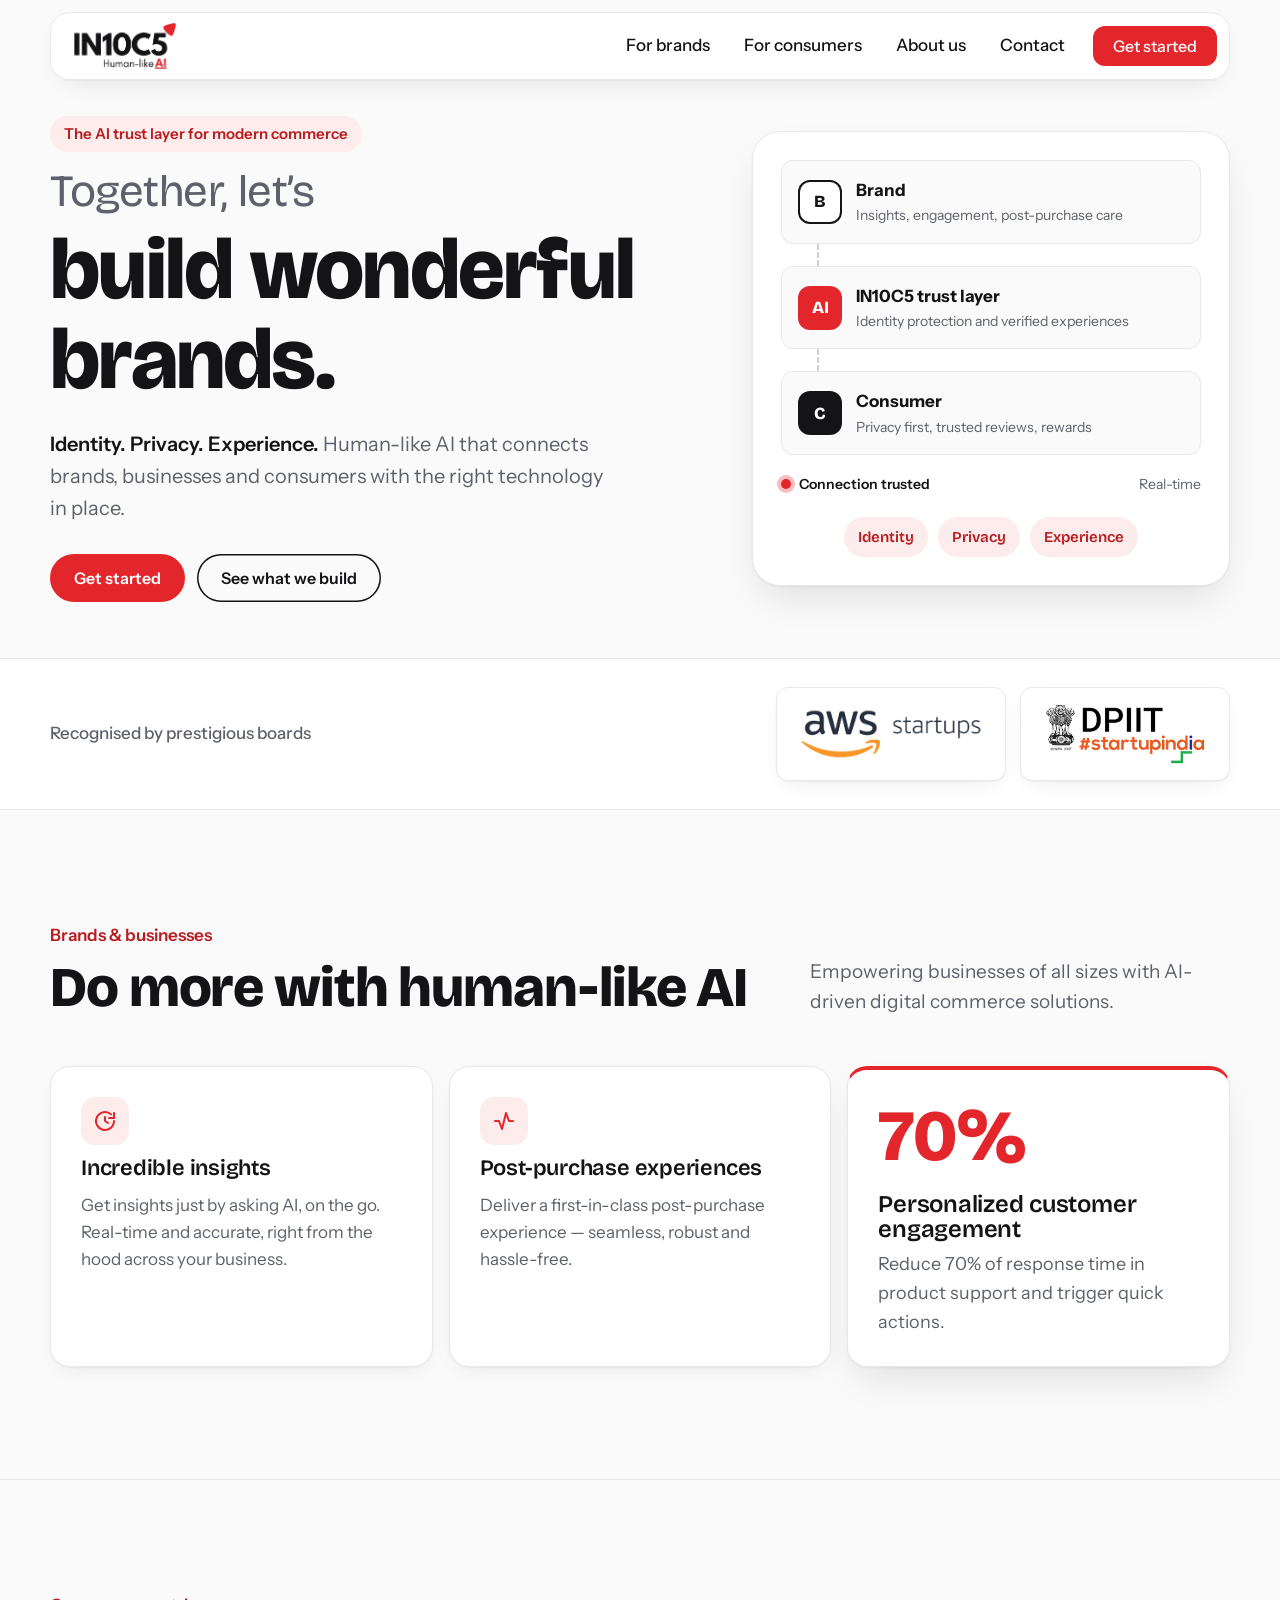
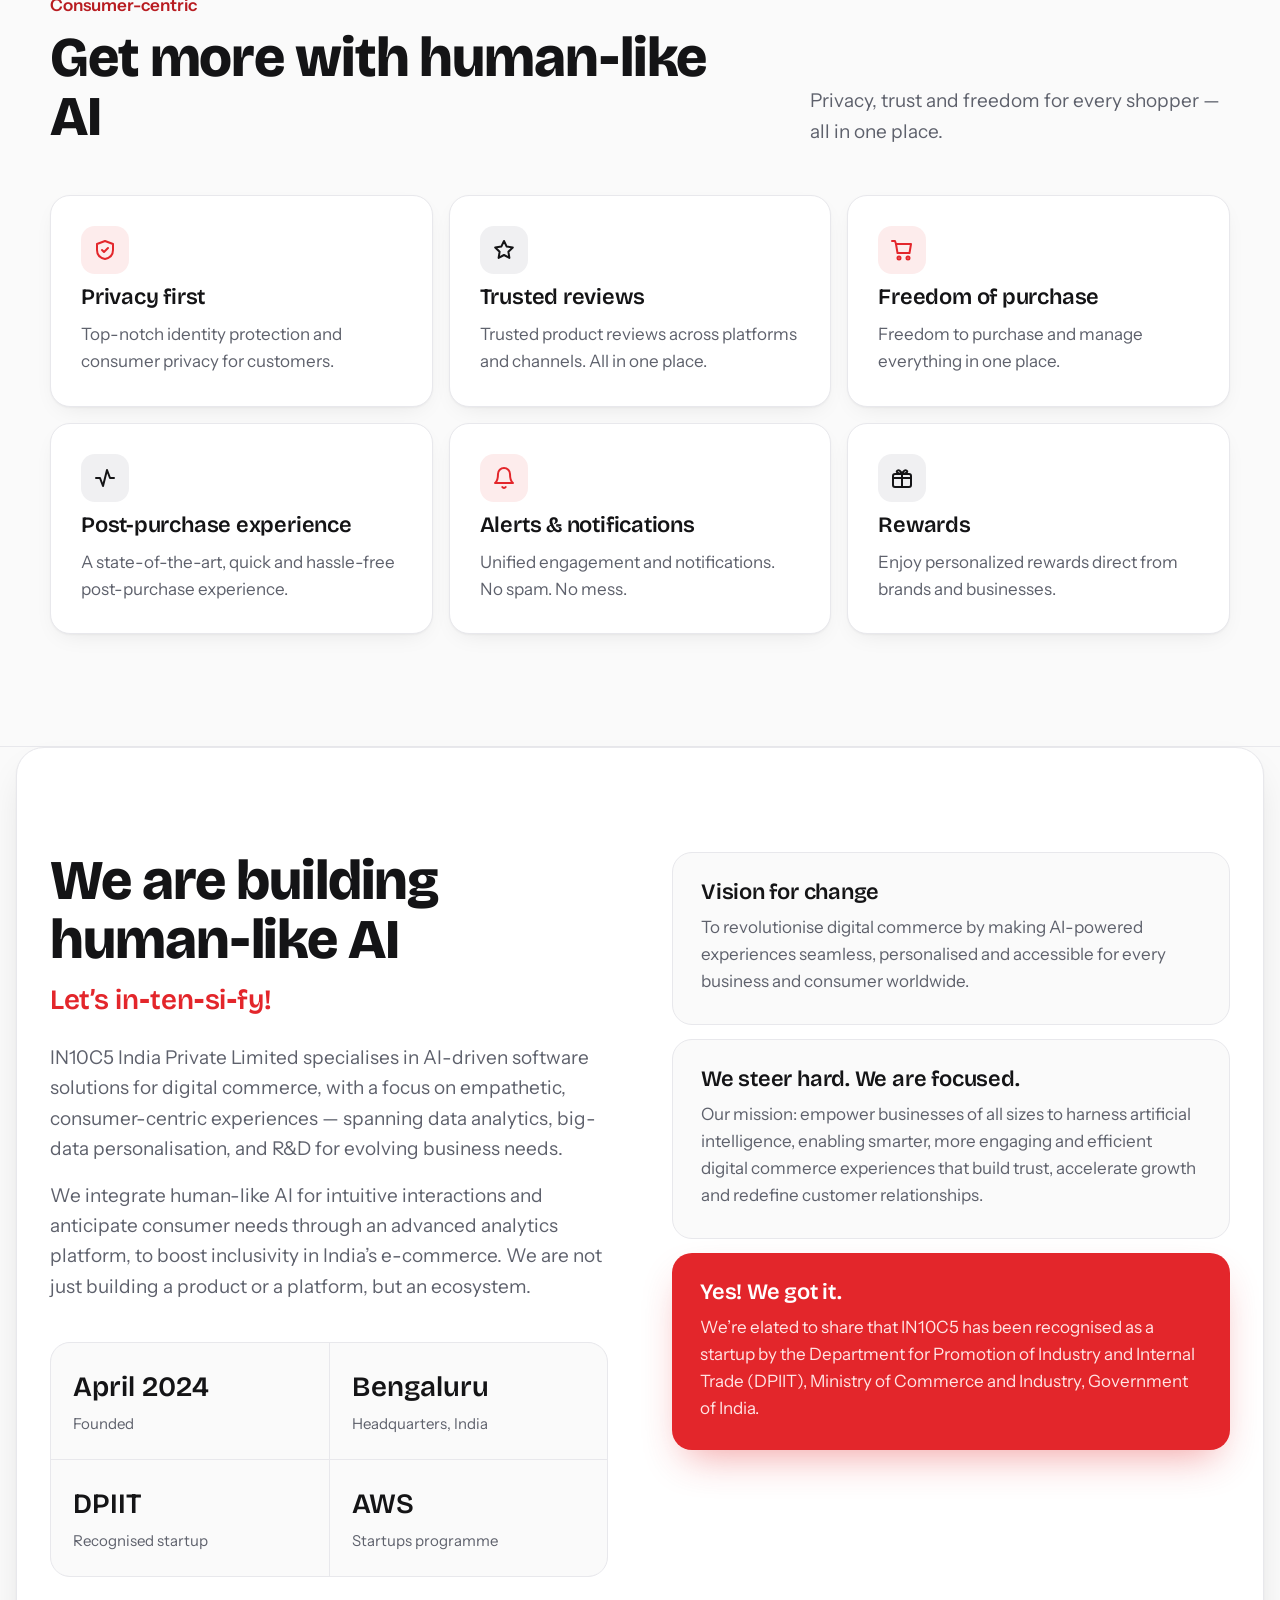
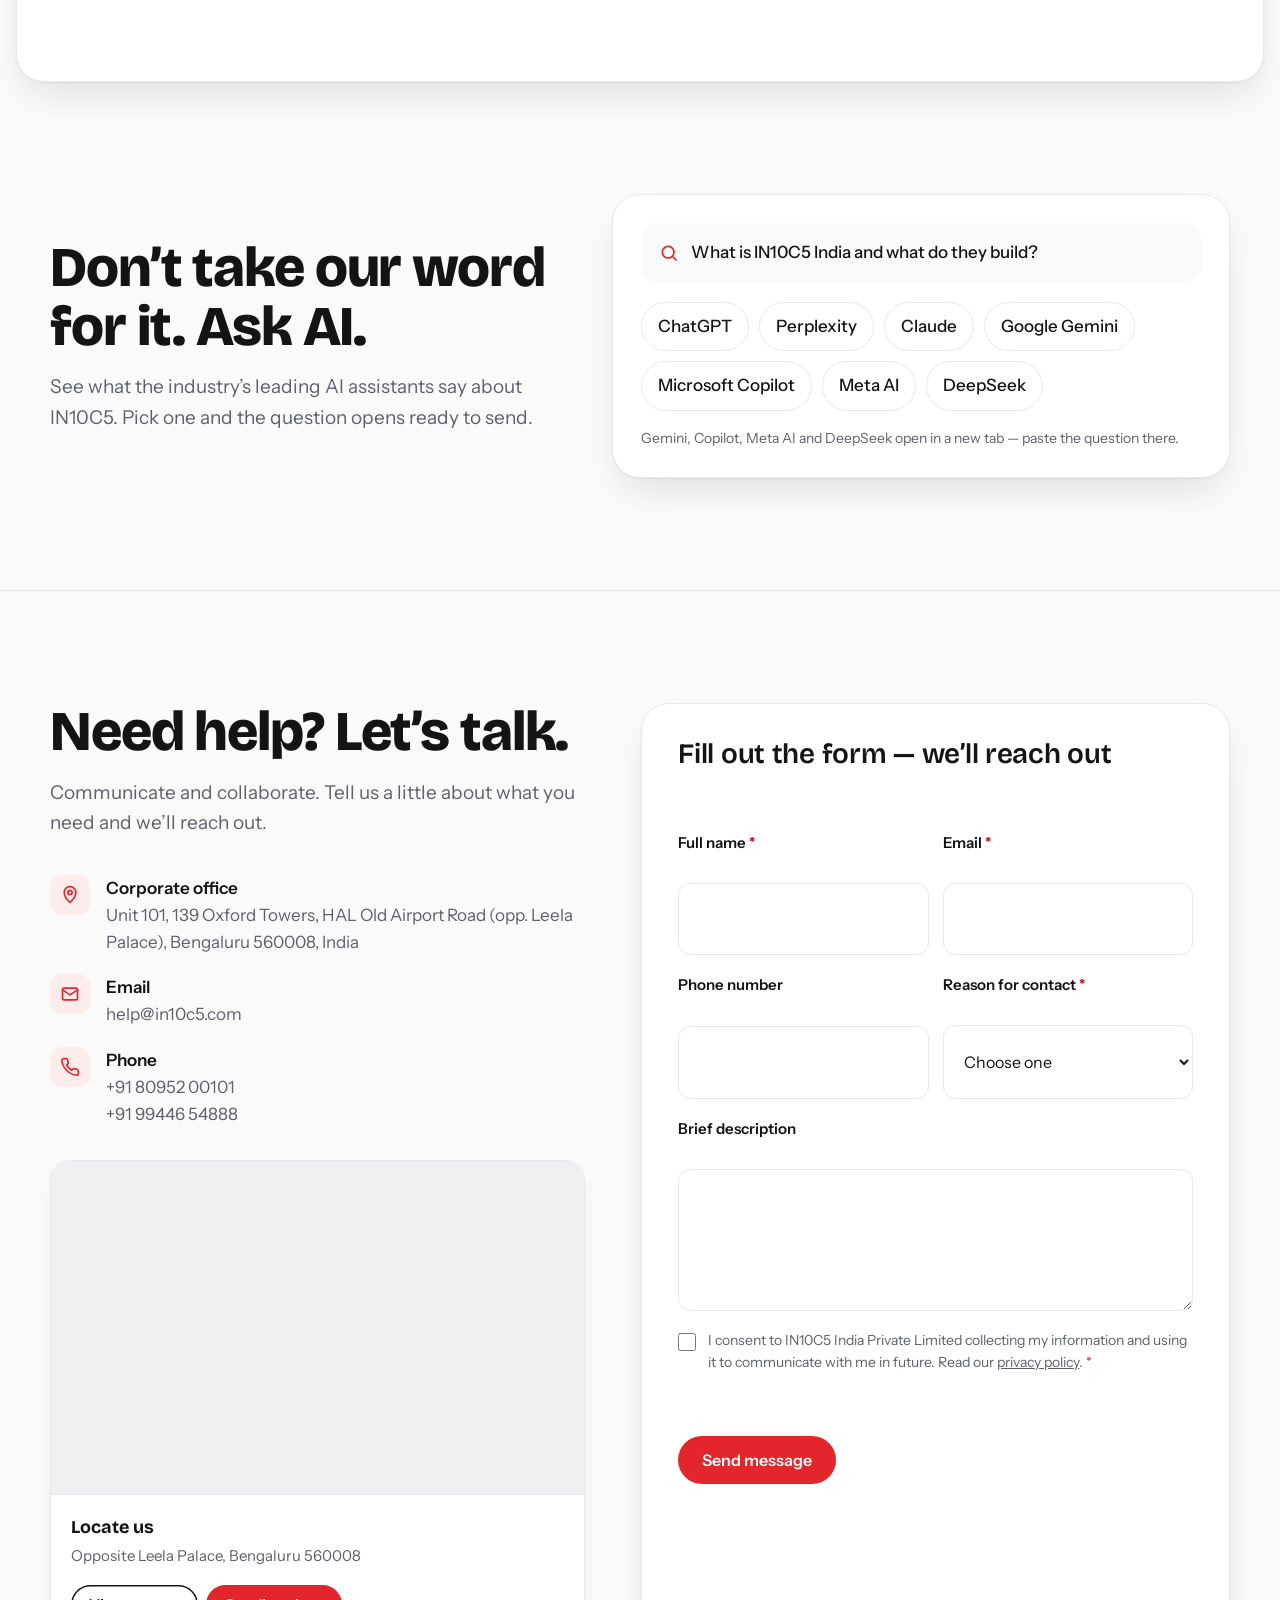
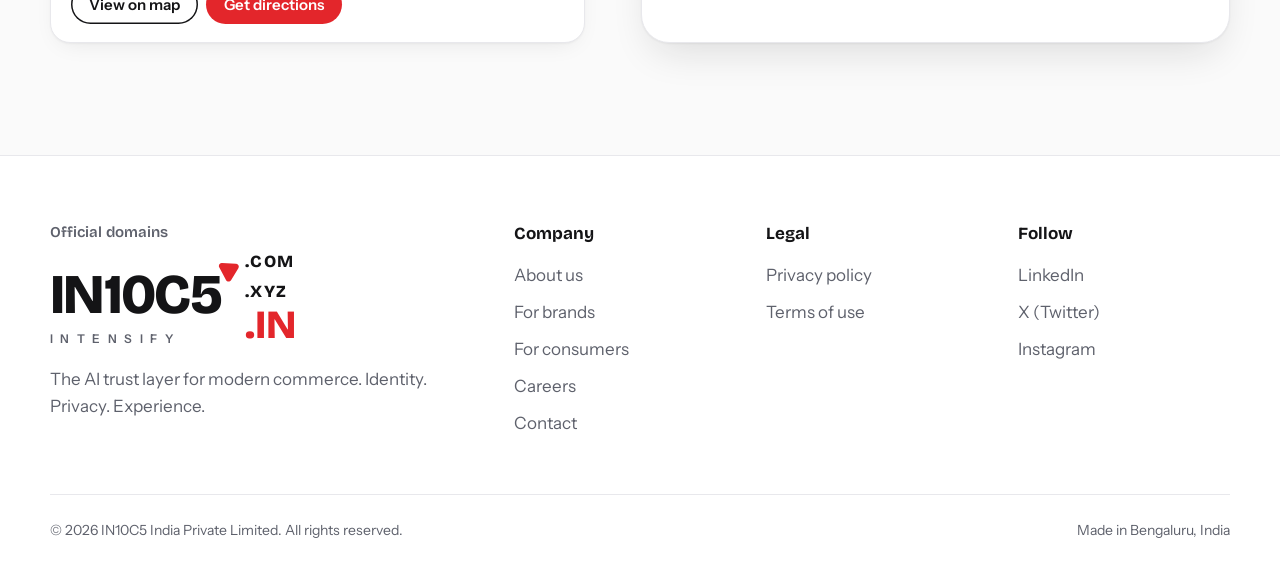
<file: home.html>
<!doctype html>
<html lang="en">
<head>
<meta charset="utf-8">
<meta name="viewport" content="width=device-width, initial-scale=1">
<title>IN10C5 — The AI trust layer for modern commerce</title>
<meta name="description" content="IN10C5 builds human-like AI for digital commerce: identity, privacy and post-purchase experience for brands, businesses and consumers. Bengaluru, India.">
<meta property="og:title" content="IN10C5 — The AI trust layer for modern commerce">
<meta property="og:description" content="Identity. Privacy. Experience. Human-like AI that connects brands, businesses and consumers.">
<link rel="preconnect" href="https://fonts.googleapis.com">
<link rel="preconnect" href="https://fonts.gstatic.com" crossorigin>
<link href="https://fonts.googleapis.com/css2?family=Bricolage+Grotesque:opsz,wght@12..96,400;12..96,600;12..96,800&family=Instrument+Sans:wght@400;500;600&display=swap" rel="stylesheet">
<style>
:root{
  --ink:#141416; --ink-2:#2A2A30; --slate:#5E616C; --paper:#FAFAFA; --card:#FFFFFF;
  --line:#E8E8EC; --red:#E3262B; --red-deep:#B81C21; --red-soft:#FDECEC; --grey-soft:#F0F0F2;
  --shadow:0 1px 2px rgba(20,20,22,.05),0 18px 40px -12px rgba(20,20,22,.14);--shadow-sm:0 1px 2px rgba(20,20,22,.04),0 8px 24px -10px rgba(20,20,22,.10);
  --radius-lg:28px; --radius-sm:12px;
  --display:"Bricolage Grotesque",system-ui,sans-serif; --body:"Instrument Sans",system-ui,sans-serif;
}
*{box-sizing:border-box;margin:0;padding:0}
html{scroll-behavior:smooth}
@media (prefers-reduced-motion:reduce){html{scroll-behavior:auto}*{animation:none!important;transition:none!important}}
body{background:var(--paper);color:var(--ink);font:400 17px/1.6 var(--body);-webkit-font-smoothing:antialiased}
a{color:inherit}
img{max-width:100%}
:focus-visible{outline:3px solid var(--red);outline-offset:3px;border-radius:6px}
.wrap{width:min(1180px,100% - 32px);margin-inline:auto}
h1,h2,h3{font-family:var(--display);line-height:1.05;letter-spacing:-.02em}
h2{font-size:clamp(34px,5vw,56px);font-weight:800}
h3{font-size:22px;font-weight:600;letter-spacing:-.01em}
.lede{color:var(--slate);font-size:19px;max-width:60ch}

/* Header */
header.site{position:sticky;top:0;z-index:20;padding:12px 0 0;background:transparent}
header.site > .wrap{background:rgba(255,255,255,.9);backdrop-filter:blur(14px);-webkit-backdrop-filter:blur(14px);border:1px solid var(--line);border-radius:20px;padding:0 12px 0 22px;box-shadow:0 1px 2px rgba(20,20,22,.04),0 10px 30px -16px rgba(20,20,22,.18);transition:box-shadow .25s}
header.site.scrolled > .wrap{box-shadow:0 1px 2px rgba(20,20,22,.05),0 16px 36px -14px rgba(20,20,22,.24)}
nav.main a{display:inline-flex;align-items:center}
header.site .wrap{display:flex;align-items:center;justify-content:space-between;height:68px}
.brand{display:inline-flex;align-items:center;text-decoration:none}
.brand img{height:48px;width:auto;display:block}
nav.main ul{display:flex;gap:6px;list-style:none;align-items:center}
nav.main a{text-decoration:none;padding:9px 14px;border-radius:12px;font-weight:500}
nav.main a:not(.btn):hover{background:var(--grey-soft);color:var(--red-deep)}
.btn{display:inline-flex;align-items:center;gap:8px;font:600 16px var(--body);padding:14px 24px;border-radius:999px;text-decoration:none;border:0;cursor:pointer}
.btn-primary{background:var(--red);color:#fff}
.btn-primary:hover{background:var(--red-deep)}
.btn-ghost{background:transparent;color:var(--ink);box-shadow:inset 0 0 0 1.5px var(--ink)}
.btn-ghost:hover{background:var(--card)}
nav.main .btn{padding:10px 20px;margin-left:8px}
.menu-toggle{background:none;border:0;cursor:pointer;padding:0}

/* Hero */
.hero{padding:36px 0 56px;position:relative;overflow:hidden}
.hero-grid{display:grid;grid-template-columns:1.15fr .85fr;gap:56px;align-items:center}
.hero .tag{display:inline-flex;gap:10px;align-items:center;font-weight:600;color:var(--red-deep);background:var(--red-soft);padding:6px 14px;border-radius:999px;font-size:15px;margin-bottom:16px}
.hero h1{font-size:clamp(44px,7vw,86px);font-weight:800}
.hero h1 .fixed{display:block;color:var(--slate);font-weight:400;font-size:.52em;letter-spacing:-.01em;margin-bottom:10px}
.rotator{display:grid}
.rotator span{grid-area:1/1;opacity:0;transform:translateY(.35em);transition:opacity .5s,transform .5s}
.rotator span.on{opacity:1;transform:none}
.rotator span:nth-child(odd){color:var(--ink)}
.rotator span:nth-child(even){color:var(--red)}
.hero .sub{margin:22px 0 30px;font-size:20px;color:var(--slate);max-width:44ch}
.hero .sub strong{color:var(--ink);font-weight:600}
.cta-row{display:flex;gap:12px;flex-wrap:wrap}

/* Trust handshake visual */
.handshake{background:var(--card);color:var(--ink);border:1px solid var(--line);box-shadow:var(--shadow);border-radius:var(--radius-lg);padding:28px;position:relative}
.handshake .row{display:flex;align-items:center;gap:14px;padding:16px;border-radius:var(--radius-sm);background:var(--paper);border:1px solid var(--line)}
.handshake .row + .row{margin-top:10px}
.handshake .ic{width:44px;height:44px;border-radius:12px;display:grid;place-items:center;flex:none;font-family:var(--display);font-weight:800}
.handshake .ic.g{background:#fff;box-shadow:inset 0 0 0 2px var(--ink)} .handshake .ic.y{background:var(--red);color:#fff} .handshake .ic.w{background:var(--ink);color:#fff}
.handshake small{display:block;color:var(--slate);font-size:14px}
.handshake .link{height:22px;margin-left:36px;border-left:2px dashed #CFCFD6}
.handshake .status{margin-top:18px;display:flex;justify-content:space-between;align-items:center;font-size:14px;color:var(--slate)}
.verified{display:inline-flex;align-items:center;gap:8px;color:var(--ink);font-weight:600}
.verified i{width:10px;height:10px;border-radius:50%;background:var(--red);box-shadow:0 0 0 4px rgba(227,38,43,.3)}
.pillars{display:flex;gap:10px;margin-top:22px;flex-wrap:wrap;justify-content:center}
.pillars span{font-family:var(--display);font-weight:600;font-size:15px;padding:8px 14px;border-radius:999px;background:var(--red-soft);color:var(--red-deep)}

/* Recognition strip */
.recog{border-block:1px solid var(--line);background:var(--card)}
.recog .wrap{display:flex;align-items:center;justify-content:space-between;gap:24px;padding:28px 0;flex-wrap:wrap}
.recog p{color:var(--slate);font-weight:500}
.badges{display:flex;gap:14px;flex-wrap:wrap}
.badge{display:flex;align-items:center;padding:14px 22px;border:1px solid var(--line);box-shadow:var(--shadow-sm);border-radius:var(--radius-sm);background:#fff}
.badge img{height:52px;width:auto;display:block}
.badge img.dpiit-logo{height:64px}
.badge b{font-family:var(--display);font-size:18px}
.badge small{display:block;color:var(--slate);font-size:13px;line-height:1.3}

/* Audience switcher */
section{padding:112px 0}
.section-head{display:flex;justify-content:space-between;align-items:end;gap:32px;flex-wrap:wrap;margin-bottom:48px}
.switch{display:inline-flex;background:var(--card);border:1px solid var(--line);border-radius:999px;padding:5px}
.switch button{font:600 16px var(--body);border:0;background:transparent;padding:12px 22px;border-radius:999px;cursor:pointer;color:var(--slate)}
.switch button[aria-selected="true"]{background:var(--ink);color:#fff;box-shadow:inset 0 -3px 0 var(--red)}
.panel{display:grid;grid-template-columns:repeat(12,1fr);gap:16px}
.panel[hidden]{display:none}
.feat{background:var(--card);border:1px solid var(--line);box-shadow:var(--shadow-sm);border-radius:20px;padding:30px;display:flex;flex-direction:column;gap:12px}
.feat p{color:var(--slate)}
.feat .mark{width:48px;height:48px;border-radius:14px;display:grid;place-items:center}
.feat .mark svg{width:24px;height:24px;stroke:currentColor;fill:none;stroke-width:2;stroke-linecap:round;stroke-linejoin:round}
.mark.g{background:var(--red-soft);color:var(--red)} .mark.y{background:var(--grey-soft);color:var(--ink)}
.feat.big{background:var(--card);color:var(--ink);border:1px solid var(--line);border-top:4px solid var(--red);box-shadow:var(--shadow);justify-content:space-between;min-height:300px}
.feat.big p{color:var(--slate);font-size:18px}
.feat.big h3{font-size:24px}
.feat.big .stat{font-family:var(--display);font-weight:800;font-size:72px;line-height:1;color:var(--red)}
.span-6{grid-column:span 6}.span-4{grid-column:span 4}.span-3{grid-column:span 3}
.kicker{color:var(--red-deep);font-weight:600;font-size:17px;margin-bottom:10px}
.consumers{background:var(--card);border-block:1px solid var(--line)}
.consumers{background:var(--paper)}
.consumers .feat{background:var(--card)}
.section-head .lede{max-width:38ch}
.panel-intro{grid-column:1/-1;margin-bottom:8px;color:var(--slate);font-size:19px}

/* About */
.about{background:var(--card);color:var(--ink);border:1px solid var(--line);box-shadow:var(--shadow);border-radius:var(--radius-lg);margin-inline:16px;padding:104px 0}
.about .lede{color:var(--slate)}
.about-grid{display:grid;grid-template-columns:1fr 1fr;gap:64px;align-items:start}
.about h2 .intensify{display:block;font-size:.5em;color:var(--red);font-weight:600;margin-top:16px;letter-spacing:-.01em}
.facts{display:grid;grid-template-columns:1fr 1fr;gap:1px;background:var(--line);border:1px solid var(--line);border-radius:20px;overflow:hidden;margin-top:40px}
.facts div{background:var(--paper);padding:22px}
.facts b{display:block;font-family:var(--display);font-size:28px;font-weight:600}
.facts span{color:var(--slate);font-size:15px}
.vm{display:grid;gap:14px}
.vm article{background:var(--paper);border:1px solid var(--line);border-radius:20px;padding:28px}
.vm h3{margin-bottom:10px}
.vm p{color:var(--slate)}
.vm article.dpiit{background:var(--red);color:#fff;border:0;box-shadow:0 18px 40px -14px rgba(227,38,43,.45)}
.vm article.dpiit p{color:#FFE4E4}

/* Ask AI */
.ask-grid{display:grid;grid-template-columns:.9fr 1.1fr;gap:56px;align-items:center}
.prompt-box{background:var(--card);border:1px solid var(--line);box-shadow:var(--shadow);border-radius:var(--radius-lg);padding:28px}
.prompt-box .q{display:flex;gap:12px;align-items:center;padding:16px 18px;background:var(--paper);border-radius:14px;font-weight:500}
.prompt-box .q svg{flex:none;width:20px;height:20px;stroke:var(--red);fill:none;stroke-width:2}
.ai-list{display:flex;flex-wrap:wrap;gap:10px;margin-top:20px}
.ai-list a{text-decoration:none;padding:10px 16px;border:1px solid var(--line);border-radius:999px;font-weight:500;background:var(--card)}
.ai-list a:hover{border-color:var(--red);color:var(--red-deep)}
.prompt-box .hint{margin-top:16px;font-size:14px;color:var(--slate)}

/* Contact */
.contact{background:var(--paper);border-top:1px solid var(--line)}
.contact-grid{display:grid;grid-template-columns:1fr 1.1fr;gap:56px}
.office{display:grid;gap:18px;margin-top:36px}
.office > div{display:flex;gap:16px}
.office .k{width:40px;height:40px;border-radius:12px;background:var(--red-soft);color:var(--red);display:grid;place-items:center;flex:none}
.office svg{width:20px;height:20px;stroke:currentColor;fill:none;stroke-width:2;stroke-linecap:round;stroke-linejoin:round}
.office b{display:block;font-weight:600}
.office a,.office address{color:var(--slate);font-style:normal;text-decoration:none}
.office a:hover{color:var(--ink);text-decoration:underline}
.locate{margin-top:32px;background:var(--card);border:1px solid var(--line);border-radius:20px;overflow:hidden;box-shadow:var(--shadow-sm)}
.locate-map{position:relative;aspect-ratio:16/10;background:var(--grey-soft)}
.locate-map iframe{position:absolute;inset:0;width:100%;height:100%;border:0;display:block}
.locate-body{display:flex;justify-content:space-between;align-items:center;gap:16px;padding:18px 20px;flex-wrap:wrap;border-top:1px solid var(--line)}
.locate-body b{display:block;font-family:var(--display);font-size:18px}
.locate-body span{color:var(--slate);font-size:15px}
.locate-actions{display:flex;gap:8px;flex-wrap:wrap}
.btn-sm{padding:10px 18px;font-size:15px}
form.contact-form{background:var(--card);border:1px solid var(--line);box-shadow:var(--shadow);border-radius:var(--radius-lg);padding:36px;display:grid;gap:18px}
form h3{font-size:28px}
.field{display:grid;gap:6px}
.field label{font-weight:600;font-size:15px}
.field label em{color:#B81C21;font-style:normal}
.field input,.field select,.field textarea{font:400 16px var(--body);padding:14px 16px;border:1.5px solid var(--line);border-radius:12px;background:var(--card);color:var(--ink);width:100%}
.field input:focus,.field select:focus,.field textarea:focus{outline:none;border-color:var(--ink)}
.field textarea{min-height:120px;resize:vertical}
.two{display:grid;grid-template-columns:1fr 1fr;gap:14px}
.consent{display:flex;gap:12px;align-items:flex-start;font-size:14px;color:var(--slate)}
.consent input{margin-top:4px;width:18px;height:18px;accent-color:var(--red);flex:none}
.form-note{font-size:14px;color:var(--red);font-weight:600;min-height:1.2em}

/* Footer */
footer{background:var(--card);color:var(--slate);border-top:1px solid var(--line);padding:64px 0 32px}
.foot-grid{display:flex;justify-content:space-between;gap:40px;flex-wrap:wrap}
footer .brand img{height:56px}
footer p.tagline{margin-top:14px;max-width:36ch}
footer ul{list-style:none;display:grid;gap:10px}
footer h4{font-family:var(--display);color:var(--ink);font-size:17px;margin-bottom:14px}
footer a{text-decoration:none} footer a:hover{color:var(--red-deep)}
.legal{margin-top:56px;padding-top:24px;border-top:1px solid var(--line);display:flex;justify-content:space-between;gap:16px;flex-wrap:wrap;font-size:14px}

/* Layout polish */
.section-head{display:grid;grid-template-columns:1fr minmax(0,420px);align-items:end;gap:24px 48px}
.section-head .lede{max-width:none;margin:0}
.feat.big{gap:20px}
.feat.big h3{margin-bottom:8px}
.menu-toggle{width:44px;height:44px;border-radius:12px;display:none;flex-direction:column;justify-content:center;align-items:center;gap:5px}
.menu-toggle span{width:20px;height:2px;background:var(--ink);border-radius:2px;transition:transform .2s,opacity .2s}
.menu-toggle[aria-expanded="true"] span:nth-child(1){transform:translateY(7px) rotate(45deg)}
.menu-toggle[aria-expanded="true"] span:nth-child(2){opacity:0}
.menu-toggle[aria-expanded="true"] span:nth-child(3){transform:translateY(-7px) rotate(-45deg)}
.foot-grid{display:grid;grid-template-columns:2fr 1fr 1fr 1fr;gap:40px}
.badge{justify-content:center}

/* Footer brand: official domains */
.foot-brand .dom-label{font-family:var(--display);font-weight:600;font-size:15px;color:var(--slate);margin-bottom:4px}
.dom-row{display:flex;align-items:flex-end;gap:14px}
.dom-word{position:relative;display:inline-block;cursor:default;font-family:var(--display);font-weight:800;font-size:56px;line-height:.9;letter-spacing:-.03em;color:var(--ink);text-decoration:none;padding-right:10px}
.dom-flag{position:absolute;top:-12px;right:-12px;width:26px;height:26px}
.dom-tag{margin-top:8px;font-weight:600;font-size:12px;letter-spacing:.62em;text-transform:uppercase;color:var(--slate)}
.dom-list{list-style:none;display:flex;flex-direction:column;align-items:flex-start;gap:2px;padding-bottom:2px}
.dom-list span{font-family:var(--display);font-weight:800;font-size:17px;line-height:1.15;letter-spacing:.08em;text-transform:uppercase;text-decoration:none;color:var(--ink)}
.dom-list .dom-in{font-size:40px;line-height:.9;letter-spacing:0;color:var(--red)}
footer .foot-brand p.tagline{margin-top:18px}
@media (max-width:420px){ .dom-word{font-size:46px} .dom-list .dom-in{font-size:34px} }

/* Large desktop */
@media (min-width:1440px){ .wrap{width:min(1240px,100% - 64px)} }
@media (min-width:1680px){ .wrap{width:min(1400px,100% - 96px)} .hero{padding:44px 0 64px} .hero h1{font-size:96px} .hero .sub{font-size:21px} .handshake{padding:32px} }

/* Laptop / small desktop */
@media (max-width:1100px){
  .hero-grid{gap:40px}
  .hero h1{font-size:clamp(44px,6.4vw,76px)}
  .about-grid,.contact-grid,.ask-grid{gap:40px}
}

/* Tablet */
@media (max-width:960px){
  section{padding:80px 0}
  .hero{padding:32px 0 52px}
  .hero-grid,.about-grid,.ask-grid,.contact-grid{grid-template-columns:1fr}
  .handshake{max-width:560px}
  .section-head{grid-template-columns:1fr;margin-bottom:36px}
  .panel .span-4{grid-column:span 6}
  #solutions .feat.big{grid-column:1/-1;min-height:auto}
  .about{margin-inline:16px;padding:72px 0}
  .foot-grid{grid-template-columns:1fr 1fr 1fr}
  .foot-grid > div:first-child{grid-column:1/-1}
}

/* Mobile */
@media (max-width:720px){
  .wrap{width:calc(100% - 32px)}
  header.site{padding-top:8px}
  header.site .wrap{height:60px;width:calc(100% - 16px);padding:0 6px 0 14px;border-radius:16px}
  .brand img{height:40px}
  .menu-toggle{display:flex}
  nav.main ul{display:none;position:absolute;top:calc(100% + 8px);left:8px;right:8px;flex-direction:column;align-items:stretch;gap:2px;background:#fff;padding:10px;border:1px solid var(--line);border-radius:16px;box-shadow:0 20px 40px -16px rgba(20,20,22,.25)}
  nav.main ul.open{display:flex}
  nav.main a{display:flex;padding:14px 12px;border-radius:12px}
  nav.main .btn{margin:8px 0 0;justify-content:center;padding:14px 20px}
  section{padding:64px 0}
  h2{font-size:clamp(30px,8.4vw,40px)}
  .lede{font-size:17px}
  .hero{padding:24px 0 44px}
  .hero .tag{font-size:14px;margin-bottom:20px}
  .hero h1{font-size:clamp(38px,11vw,52px)}
  .hero .sub{font-size:17px;margin:20px 0 28px}
  .cta-row .btn{flex:1 1 0;justify-content:center;padding:14px 16px}
  .handshake{padding:18px;border-radius:22px}
  .handshake .row{padding:12px}
  .handshake .link{margin-left:33px}
  .recog .wrap{flex-direction:column;align-items:stretch;gap:16px;padding:24px 0}
  .recog p{text-align:center}
  .badges{display:grid;grid-template-columns:1fr 1fr;gap:12px}
  .badge{padding:12px}
  .badge img{height:38px;max-width:100%;object-fit:contain}
  .badge img.dpiit-logo{height:46px}
  .panel{gap:12px}
  .panel .span-4,.panel .span-6{grid-column:1/-1}
  .feat{padding:22px;border-radius:18px}
  .feat.big .stat{font-size:60px}
  .about{margin-inline:8px;padding:56px 0;border-radius:22px}
  .facts{grid-template-columns:1fr 1fr;margin-top:28px}
  .facts div{padding:16px}
  .facts b{font-size:20px}
  .vm article{padding:22px}
  .prompt-box{padding:18px}
  .two{grid-template-columns:1fr}
  form.contact-form{padding:22px}
  form h3{font-size:24px}
  .locate-body{flex-direction:column;align-items:stretch}
  .locate-actions .btn{flex:1 1 0;justify-content:center}
  .foot-grid{grid-template-columns:1fr 1fr;gap:32px 24px}
  .legal{flex-direction:column;gap:6px;margin-top:40px}
}

/* Small phones */
@media (max-width:380px){
  .cta-row{flex-direction:column}
  .badges{grid-template-columns:1fr}
}
</style>
</head>
<body>

<header class="site">
  <div class="wrap">
    <a class="brand" href="#top" aria-label="IN10C5 home"><img src="[data-uri]" alt="IN10C5 — Human-like AI"></a>
    <nav class="main" aria-label="Main">
      <button class="menu-toggle" aria-expanded="false" aria-controls="nav-list" aria-label="Open menu"><span></span><span></span><span></span></button>
      <ul id="nav-list">
        <li><a href="#solutions">For brands</a></li>
        <li><a href="#consumers">For consumers</a></li>
        <li><a href="#about">About us</a></li>
                <li><a href="#contact">Contact</a></li>
        <li><a class="btn btn-primary" href="#contact">Get started</a></li>
      </ul>
    </nav>
  </div>
</header>

<main id="top">
  <!-- HERO -->
  <section class="hero" aria-labelledby="hero-title">
    <div class="wrap hero-grid">
      <div>
        <span class="tag">The AI trust layer for modern commerce</span>
        <h1 id="hero-title">
          <span class="fixed">Together, let’s</span>
          <span class="rotator" aria-live="polite">
            <span class="on">build wonderful brands.</span>
            <span>protect our privacy.</span>
            <span>build trust, win hearts.</span>
            <span>redefine shopping.</span>
            <span>build an ecosystem.</span>
            <span>secure commerce.</span>
          </span>
        </h1>
        <p class="sub"><strong>Identity. Privacy. Experience.</strong> Human-like AI that connects brands, businesses and consumers with the right technology in place.</p>
        <div class="cta-row">
          <a class="btn btn-primary" href="#contact">Get started</a>
          <a class="btn btn-ghost" href="#solutions">See what we build</a>
        </div>
      </div>

      <div class="handshake" aria-label="How IN10C5 connects brands and consumers">
        <div class="row"><div class="ic g">B</div><div><b>Brand</b><small>Insights, engagement, post-purchase care</small></div></div>
        <div class="link" aria-hidden="true"></div>
        <div class="row"><div class="ic y">AI</div><div><b>IN10C5 trust layer</b><small>Identity protection and verified experiences</small></div></div>
        <div class="link" aria-hidden="true"></div>
        <div class="row"><div class="ic w">C</div><div><b>Consumer</b><small>Privacy first, trusted reviews, rewards</small></div></div>
        <div class="status"><span class="verified"><i></i>Connection trusted</span><span>Real-time</span></div>
        <div class="pillars"><span>Identity</span><span>Privacy</span><span>Experience</span></div>
      </div>
    </div>
  </section>

  <!-- RECOGNITION -->
  <div class="recog">
    <div class="wrap">
      <p>Recognised by prestigious boards</p>
      <div class="badges">
        <div class="badge"><img src="[data-uri]" alt="AWS Startups"></div>
        <div class="badge"><img class="dpiit-logo" src="[data-uri]" alt="DPIIT #startupindia — recognised startup, Government of India"></div>
      </div>
    </div>
  </div>

  <!-- SOLUTIONS: BRANDS -->
  <section id="solutions" aria-labelledby="sol-title">
    <div class="wrap">
      <div class="section-head">
        <div>
          <p class="kicker">Brands &amp; businesses</p>
          <h2 id="sol-title">Do more with human‑like AI</h2>
        </div>
        <p class="lede">Empowering businesses of all sizes with AI-driven digital commerce solutions.</p>
      </div>
      <div class="panel">
        <article class="feat span-4">
          <div class="mark g"><svg viewBox="0 0 24 24"><path d="M21 12a9 9 0 1 1-3-6.7"/><path d="M21 4v5h-5"/><path d="M12 8v4l3 2"/></svg></div>
          <h3>Incredible insights</h3>
          <p>Get insights just by asking AI, on the go. Real-time and accurate, right from the hood across your business.</p>
        </article>
        <article class="feat span-4">
          <div class="mark g"><svg viewBox="0 0 24 24"><path d="M3 12h4l3 8 4-16 3 8h4"/></svg></div>
          <h3>Post-purchase experiences</h3>
          <p>Deliver a first-in-class post-purchase experience — seamless, robust and hassle-free.</p>
        </article>
        <article class="feat big span-4">
          <div class="stat">70%</div>
          <div>
            <h3>Personalized customer engagement</h3>
            <p>Reduce 70% of response time in product support and trigger quick actions.</p>
          </div>
        </article>
      </div>
    </div>
  </section>

  <!-- SOLUTIONS: CONSUMERS -->
  <section id="consumers" class="consumers" aria-labelledby="con-title">
    <div class="wrap">
      <div class="section-head">
        <div>
          <p class="kicker">Consumer-centric</p>
          <h2 id="con-title">Get more with human‑like AI</h2>
        </div>
        <p class="lede">Privacy, trust and freedom for every shopper — all in one place.</p>
      </div>
      <div class="panel">
        <article class="feat span-4">
          <div class="mark g"><svg viewBox="0 0 24 24"><path d="M12 3l8 3v6c0 5-3.5 8-8 9-4.5-1-8-4-8-9V6l8-3z"/><path d="M9 12l2 2 4-4"/></svg></div>
          <h3>Privacy first</h3>
          <p>Top-notch identity protection and consumer privacy for customers.</p>
        </article>
        <article class="feat span-4">
          <div class="mark y"><svg viewBox="0 0 24 24"><path d="M12 3l2.7 5.6 6.1.9-4.4 4.3 1 6.1L12 17l-5.4 2.9 1-6.1-4.4-4.3 6.1-.9L12 3z"/></svg></div>
          <h3>Trusted reviews</h3>
          <p>Trusted product reviews across platforms and channels. All in one place.</p>
        </article>
        <article class="feat span-4">
          <div class="mark g"><svg viewBox="0 0 24 24"><path d="M6 6h15l-1.5 9h-12z"/><path d="M6 6L5 3H2"/><circle cx="9" cy="20" r="1.5"/><circle cx="18" cy="20" r="1.5"/></svg></div>
          <h3>Freedom of purchase</h3>
          <p>Freedom to purchase and manage everything in one place.</p>
        </article>
        <article class="feat span-4">
          <div class="mark y"><svg viewBox="0 0 24 24"><path d="M3 12h4l3 8 4-16 3 8h4"/></svg></div>
          <h3>Post-purchase experience</h3>
          <p>A state-of-the-art, quick and hassle-free post-purchase experience.</p>
        </article>
        <article class="feat span-4">
          <div class="mark g"><svg viewBox="0 0 24 24"><path d="M18 8a6 6 0 1 0-12 0c0 7-3 9-3 9h18s-3-2-3-9"/><path d="M13.7 21a2 2 0 0 1-3.4 0"/></svg></div>
          <h3>Alerts &amp; notifications</h3>
          <p>Unified engagement and notifications. No spam. No mess.</p>
        </article>
        <article class="feat span-4">
          <div class="mark y"><svg viewBox="0 0 24 24"><rect x="3" y="8" width="18" height="13" rx="2"/><path d="M12 8v13M3 12h18"/><path d="M12 8S10 3 7.5 4.5 9 8 12 8zm0 0s2-5 4.5-3.5S15 8 12 8z"/></svg></div>
          <h3>Rewards</h3>
          <p>Enjoy personalized rewards direct from brands and businesses.</p>
        </article>
      </div>
    </div>
  </section>

  <!-- ABOUT -->
  <section class="about" id="about" aria-labelledby="about-title">
    <div class="wrap about-grid">
      <div>
        <h2 id="about-title">We are building human‑like AI<span class="intensify">Let’s in‑ten‑si‑fy!</span></h2>
        <p class="lede" style="margin-top:28px">IN10C5 India Private Limited specialises in AI-driven software solutions for digital commerce, with a focus on empathetic, consumer-centric experiences — spanning data analytics, big-data personalisation, and R&amp;D for evolving business needs.</p>
        <p class="lede" style="margin-top:16px">We integrate human-like AI for intuitive interactions and anticipate consumer needs through an advanced analytics platform, to boost inclusivity in India’s e-commerce. We are not just building a product or a platform, but an ecosystem.</p>
        <div class="facts">
          <div><b>April 2024</b><span>Founded</span></div>
          <div><b>Bengaluru</b><span>Headquarters, India</span></div>
          <div><b>DPIIT</b><span>Recognised startup</span></div>
          <div><b>AWS</b><span>Startups programme</span></div>
        </div>
      </div>
      <div class="vm">
        <article>
          <h3>Vision for change</h3>
          <p>To revolutionise digital commerce by making AI-powered experiences seamless, personalised and accessible for every business and consumer worldwide.</p>
        </article>
        <article>
          <h3>We steer hard. We are focused.</h3>
          <p>Our mission: empower businesses of all sizes to harness artificial intelligence, enabling smarter, more engaging and efficient digital commerce experiences that build trust, accelerate growth and redefine customer relationships.</p>
        </article>
        <article class="dpiit">
          <h3>Yes! We got it.</h3>
          <p>We’re elated to share that IN10C5 has been recognised as a startup by the Department for Promotion of Industry and Internal Trade (DPIIT), Ministry of Commerce and Industry, Government of India.</p>
        </article>
      </div>
    </div>
  </section>

  <!-- ASK AI -->
  <section id="ask-ai" aria-labelledby="ask-title">
    <div class="wrap ask-grid">
      <div>
        <h2 id="ask-title">Don’t take our word for it. Ask AI.</h2>
        <p class="lede" style="margin-top:16px">See what the industry’s leading AI assistants say about IN10C5. Pick one and the question opens ready to send.</p>
      </div>
      <div class="prompt-box">
        <div class="q"><svg viewBox="0 0 24 24"><circle cx="11" cy="11" r="7"/><path d="M21 21l-4.3-4.3"/></svg><span id="ai-q">What is IN10C5 India and what do they build?</span></div>
        <div class="ai-list">
          <a data-ai="chatgpt" href="#" target="_blank" rel="noopener">ChatGPT</a>
          <a data-ai="perplexity" href="#" target="_blank" rel="noopener">Perplexity</a>
          <a data-ai="claude" href="#" target="_blank" rel="noopener">Claude</a>
          <a data-ai="gemini" href="https://gemini.google.com/" target="_blank" rel="noopener">Google Gemini</a>
          <a data-ai="copilot" href="https://copilot.microsoft.com/" target="_blank" rel="noopener">Microsoft Copilot</a>
          <a data-ai="meta" href="https://www.meta.ai/" target="_blank" rel="noopener">Meta AI</a>
          <a data-ai="deepseek" href="https://chat.deepseek.com/" target="_blank" rel="noopener">DeepSeek</a>
        </div>
        <p class="hint">Gemini, Copilot, Meta AI and DeepSeek open in a new tab — paste the question there.</p>
      </div>
    </div>
  </section>

  <!-- CONTACT -->
  <section class="contact" id="contact" aria-labelledby="contact-title">
    <div class="wrap contact-grid">
      <div>
        <h2 id="contact-title">Need help? Let’s talk.</h2>
        <p class="lede" style="margin-top:16px">Communicate and collaborate. Tell us a little about what you need and we’ll reach out.</p>
        <div class="office">
          <div><span class="k"><svg viewBox="0 0 24 24"><path d="M12 21s-7-6.2-7-12a7 7 0 0 1 14 0c0 5.8-7 12-7 12z"/><circle cx="12" cy="9" r="2.5"/></svg></span>
            <div><b>Corporate office</b><address>Unit 101, 139 Oxford Towers, HAL Old Airport Road (opp. Leela Palace), Bengaluru 560008, India</address></div></div>
          <div><span class="k"><svg viewBox="0 0 24 24"><rect x="3" y="5" width="18" height="14" rx="2"/><path d="M3 7l9 6 9-6"/></svg></span>
            <div><b>Email</b><a href="mailto:help@in10c5.com">help@in10c5.com</a></div></div>
          <div><span class="k"><svg viewBox="0 0 24 24"><path d="M22 16.9v3a2 2 0 0 1-2.2 2 19.8 19.8 0 0 1-8.6-3.1 19.5 19.5 0 0 1-6-6A19.8 19.8 0 0 1 2.1 4.2 2 2 0 0 1 4.1 2h3a2 2 0 0 1 2 1.7c.1.9.4 1.8.7 2.7a2 2 0 0 1-.5 2.1L8 9.8a16 16 0 0 0 6 6l1.3-1.3a2 2 0 0 1 2.1-.5c.9.3 1.8.6 2.7.7a2 2 0 0 1 1.7 2z"/></svg></span>
            <div><b>Phone</b><a href="tel:+918095200101">+91 80952 00101</a><br><a href="tel:+919944654888">+91 99446 54888</a></div></div>
        </div>
        <div class="locate">
          <div class="locate-map">
            <iframe src="https://www.google.com/maps/embed?pb=!1m18!1m12!1m3!1d2931.337120446542!2d77.64441967352518!3d12.959149015154518!2m3!1f0!2f0!3f0!3m2!1i1024!2i768!4f13.1!3m3!1m2!1s0x3bae155022a341cb%3A0xcf8daeb77c995440!2sIN10C5%20INDIA%20PRIVATE%20LIMITED!5e1!3m2!1sen!2sae!4v1793820799535!5m2!1sen!2sae" title="IN10C5 India Private Limited on Google Maps" allowfullscreen loading="lazy" referrerpolicy="strict-origin-when-cross-origin"></iframe>
          </div>
          <div class="locate-body">
            <div><b>Locate us</b><span>Opposite Leela Palace, Bengaluru 560008</span></div>
            <div class="locate-actions">
              <a class="btn btn-ghost btn-sm" href="https://www.google.com/maps/search/?api=1&query=IN10C5+India+Private+Limited+Oxford+Towers+HAL+Old+Airport+Road+Bengaluru" target="_blank" rel="noopener">View on map</a>
              <a class="btn btn-primary btn-sm" href="https://www.google.com/maps/dir/?api=1&destination=Oxford+Towers+HAL+Old+Airport+Road+Bengaluru+560008" target="_blank" rel="noopener">Get directions</a>
            </div>
          </div>
        </div>
      </div>

      <form class="contact-form" id="contact-form" novalidate>
        <h3>Fill out the form — we’ll reach out</h3>
        <div class="two">
          <div class="field"><label for="f-name">Full name <em>*</em></label><input id="f-name" name="name" required autocomplete="name"></div>
          <div class="field"><label for="f-email">Email <em>*</em></label><input id="f-email" name="email" type="email" required autocomplete="email"></div>
        </div>
        <div class="two">
          <div class="field"><label for="f-phone">Phone number</label><input id="f-phone" name="phone" type="tel" autocomplete="tel"></div>
          <div class="field"><label for="f-reason">Reason for contact <em>*</em></label>
            <select id="f-reason" name="reason" required>
              <option value="">Choose one</option>
              <option>General enquiry</option><option>Careers</option><option>Investor relations</option><option>Event organising</option><option>Others</option>
            </select></div>
        </div>
        <div class="field"><label for="f-msg">Brief description</label><textarea id="f-msg" name="message"></textarea></div>
        <label class="consent"><input type="checkbox" id="f-consent" required><span>I consent to IN10C5 India Private Limited collecting my information and using it to communicate with me in future. Read our <a href="https://in10c5.com/privacy-policy/" target="_blank" rel="noopener">privacy policy</a>. <em style="color:#B81C21;font-style:normal">*</em></span></label>
        <div><button class="btn btn-primary" type="submit">Send message</button></div>
        <p class="form-note" id="form-note" role="status"></p>
      </form>
    </div>
  </section>
</main>

<footer>
  <div class="wrap">
    <div class="foot-grid">
      <div class="foot-brand">
        <p class="dom-label">Official domains</p>
        <div class="dom-row">
          <div>
            <span class="dom-word">IN10C5<svg class="dom-flag" viewBox="0 0 20 20" aria-hidden="true"><path d="M4 3.6c0-1.7 1.9-2.8 3.4-1.9l9.3 5.5c1.5.9 1.5 3 0 3.9L7.4 16.6C5.9 17.5 4 16.4 4 14.7z" fill="#E3262B" transform="rotate(-28 10 10)"/></svg></span>
            <div class="dom-tag">Intensify</div>
          </div>
          <ul class="dom-list" aria-label="Official domains">
            <li><span>.com</span></li>
            <li><span>.xyz</span></li>
            <li><span class="dom-in">.in</span></li>
          </ul>
        </div>
        <p class="tagline">The AI trust layer for modern commerce. Identity. Privacy. Experience.</p>
      </div>
      <div><h4>Company</h4><ul><li><a href="#about">About us</a></li><li><a href="#solutions">For brands</a></li>
        <li><a href="#consumers">For consumers</a></li><li><a href="#contact">Careers</a></li><li><a href="#contact">Contact</a></li></ul></div>
      <div><h4>Legal</h4><ul><li><a href="https://in10c5.com/privacy-policy/">Privacy policy</a></li><li><a href="#">Terms of use</a></li></ul></div>
      <div><h4>Follow</h4><ul><li><a href="https://in.linkedin.com/company/in10c5-india" target="_blank" rel="noopener">LinkedIn</a></li><li><a href="https://x.com/in10c5india" target="_blank" rel="noopener">X (Twitter)</a></li><li><a href="https://www.instagram.com/in10c5_india" target="_blank" rel="noopener">Instagram</a></li></ul></div>
    </div>
    <div class="legal"><span>© 2026 IN10C5 India Private Limited. All rights reserved.</span><span>Made in Bengaluru, India</span></div>
  </div>
</footer>

<script>
// Header shadow on scroll
(function(){const h=document.querySelector('header.site');const f=()=>h.classList.toggle('scrolled',scrollY>8);f();addEventListener('scroll',f,{passive:true});})();

// Hero rotator
(function(){
  const items=[...document.querySelectorAll('.rotator span')];
  if(matchMedia('(prefers-reduced-motion: reduce)').matches) return;
  let i=0;
  setInterval(()=>{items[i].classList.remove('on');i=(i+1)%items.length;items[i].classList.add('on');},2600);
})();

// Mobile menu
(function(){
  const t=document.querySelector('.menu-toggle'),l=document.getElementById('nav-list');
  t.addEventListener('click',()=>{const o=l.classList.toggle('open');t.setAttribute('aria-expanded',o);t.setAttribute('aria-label',o?'Close menu':'Open menu');});
  l.addEventListener('click',e=>{if(e.target.tagName==='A'){l.classList.remove('open');t.setAttribute('aria-expanded',false);}});
})();

// Ask AI links
(function(){
  const q=encodeURIComponent(document.getElementById('ai-q').textContent);
  const map={chatgpt:'https://chatgpt.com/?q='+q,perplexity:'https://www.perplexity.ai/search?q='+q,claude:'https://claude.ai/new?q='+q};
  document.querySelectorAll('[data-ai]').forEach(a=>{if(map[a.dataset.ai]) a.href=map[a.dataset.ai];});
})();

// Contact form → opens email with details
(function(){
  const f=document.getElementById('contact-form'),note=document.getElementById('form-note');
  f.addEventListener('submit',e=>{
    e.preventDefault();
    const name=f.name.value.trim(),email=f.email.value.trim(),reason=f.reason.value,consent=document.getElementById('f-consent').checked;
    if(!name||!email||!/^\S+@\S+\.\S+$/.test(email)||!reason||!consent){
      note.style.color='#B81C21';
      note.textContent='Add your name, a valid email, a reason for contact, and tick the consent box to send.';
      return;
    }
    const body=`Name: ${name}\nEmail: ${email}\nPhone: ${f.phone.value}\nReason: ${reason}\n\n${f.message.value}`;
    location.href=`mailto:help@in10c5.com?subject=${encodeURIComponent(reason+' — '+name)}&body=${encodeURIComponent(body)}`;
    note.style.color='';
    note.textContent='Your email app is opening with the message ready to send.';
  });
})();
</script>
</body>
</html>
</file>
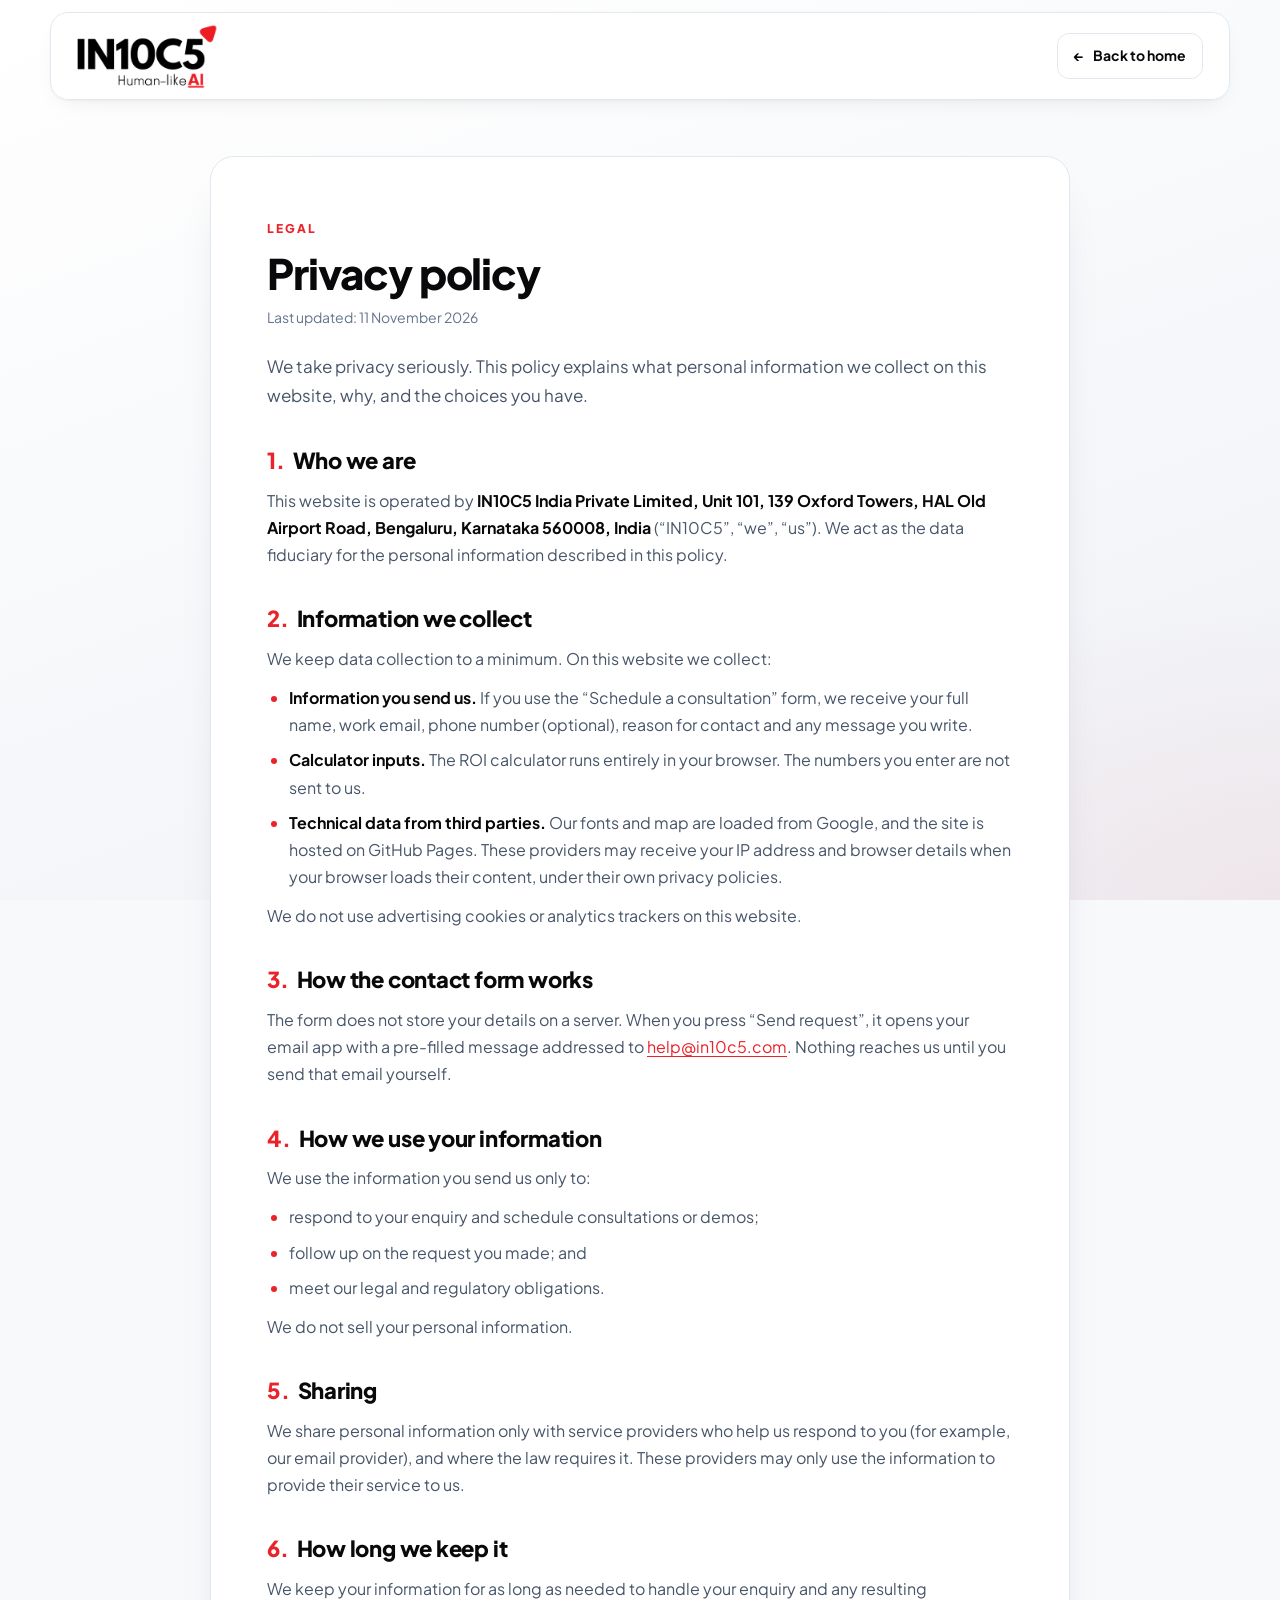
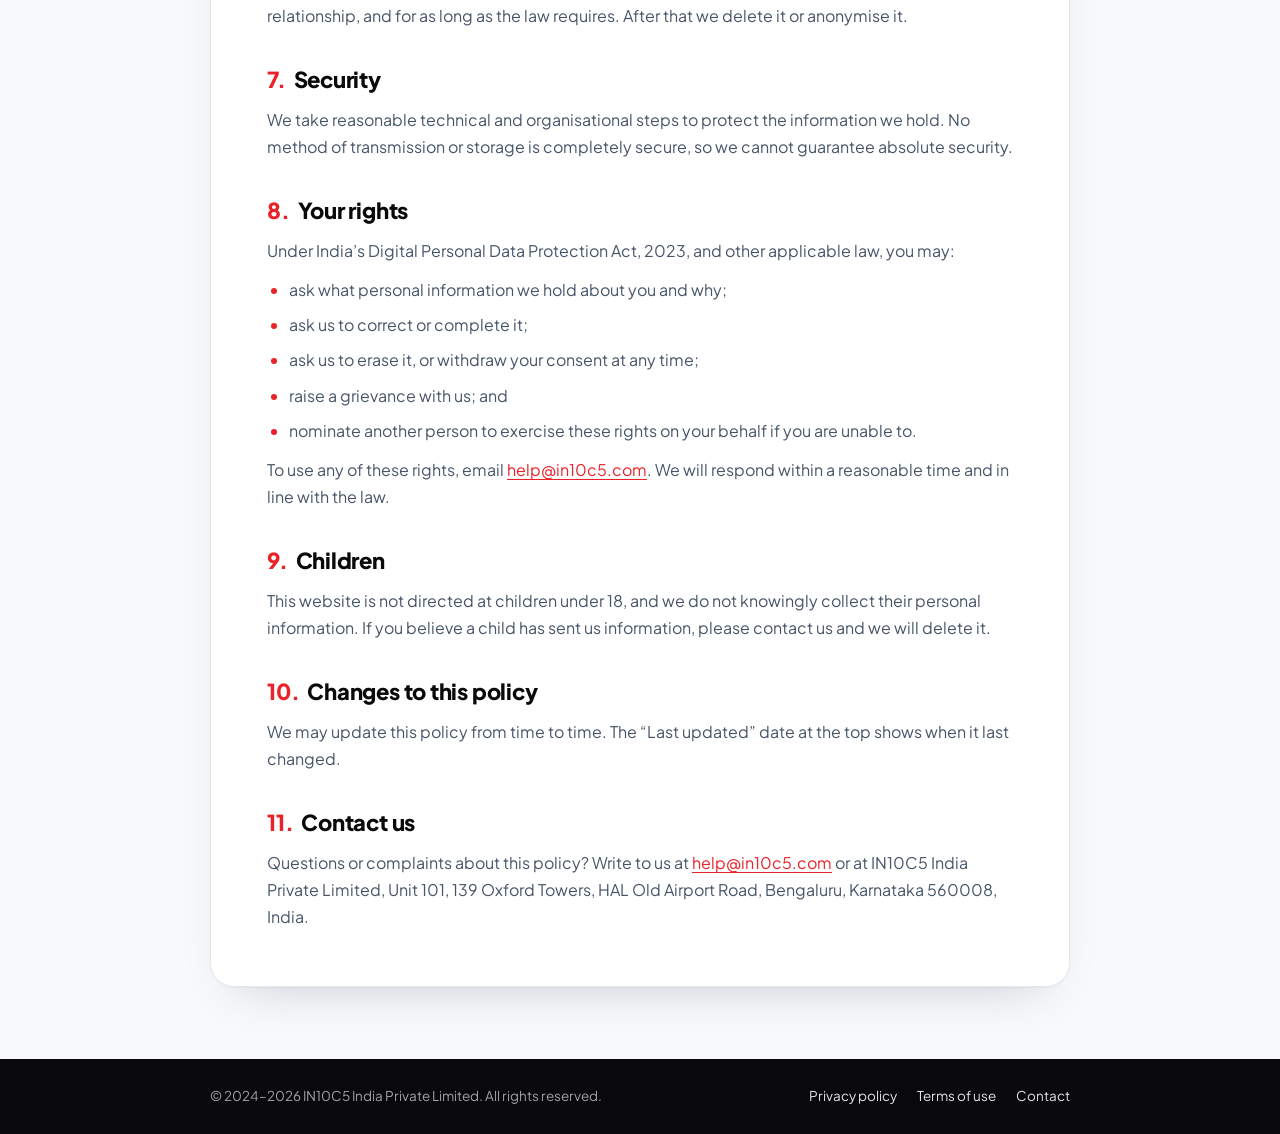
<file: privacy-policy.html>
<!doctype html>
<html lang="en">
<head>
<meta charset="utf-8">
<meta name="viewport" content="width=device-width, initial-scale=1">
<title>Privacy policy — IN10C5</title>
<meta name="description" content="How IN10C5 India Private Limited collects, uses and protects personal information on this website.">
<meta name="theme-color" content="#F8F9FB">
<link rel="icon" type="image/png" href="assets/images/favicon/favicon-96.png">
<link rel="preconnect" href="https://fonts.googleapis.com">
<link rel="preconnect" href="https://fonts.gstatic.com" crossorigin>
<link href="https://fonts.googleapis.com/css2?family=Plus+Jakarta+Sans:wght@400;500;600;700;800&display=swap" rel="stylesheet">
<link rel="stylesheet" href="assets/css/legal.css">
</head>
<body>
<header class="lh">
  <div class="wrap" style="width:min(1180px,100% - 40px)">
    <div class="bar">
      <a class="brand" href="index.html" aria-label="IN10C5 home"><img src="assets/images/logo/logo-nav.png" alt="IN10C5 — Human-like AI" width="352" height="160"></a>
      <a class="back" href="index.html"><span aria-hidden="true">&larr;</span> Back to home</a>
    </div>
  </div>
</header>
<main>
  <div class="wrap">
    <article class="doc">
      <span class="eyebrow">Legal</span>
      <h1>Privacy policy</h1>
      <p class="meta">Last updated: 11 November 2026</p>
      <p class="intro">We take privacy seriously. This policy explains what personal information we collect on this website, why, and the choices you have.</p>
      <h2><span class="n">1.</span>Who we are</h2>
      <p>This website is operated by <strong>IN10C5 India Private Limited, Unit 101, 139 Oxford Towers, HAL Old Airport Road, Bengaluru, Karnataka 560008, India</strong> (&ldquo;IN10C5&rdquo;, &ldquo;we&rdquo;, &ldquo;us&rdquo;). We act as the data fiduciary for the personal information described in this policy.</p>
      <h2><span class="n">2.</span>Information we collect</h2>
      <p>We keep data collection to a minimum. On this website we collect:</p>
      <ul>
        <li><strong>Information you send us.</strong> If you use the &ldquo;Schedule a consultation&rdquo; form, we receive your full name, work email, phone number (optional), reason for contact and any message you write.</li>
        <li><strong>Calculator inputs.</strong> The ROI calculator runs entirely in your browser. The numbers you enter are not sent to us.</li>
        <li><strong>Technical data from third parties.</strong> Our fonts and map are loaded from Google, and the site is hosted on GitHub Pages. These providers may receive your IP address and browser details when your browser loads their content, under their own privacy policies.</li>
      </ul>
      <p>We do not use advertising cookies or analytics trackers on this website.</p>
      <h2><span class="n">3.</span>How the contact form works</h2>
      <p>The form does not store your details on a server. When you press &ldquo;Send request&rdquo;, it opens your email app with a pre-filled message addressed to <a href="mailto:help@in10c5.com">help@in10c5.com</a>. Nothing reaches us until you send that email yourself.</p>
      <h2><span class="n">4.</span>How we use your information</h2>
      <p>We use the information you send us only to:</p>
      <ul>
        <li>respond to your enquiry and schedule consultations or demos;</li>
        <li>follow up on the request you made; and</li>
        <li>meet our legal and regulatory obligations.</li>
      </ul>
      <p>We do not sell your personal information.</p>
      <h2><span class="n">5.</span>Sharing</h2>
      <p>We share personal information only with service providers who help us respond to you (for example, our email provider), and where the law requires it. These providers may only use the information to provide their service to us.</p>
      <h2><span class="n">6.</span>How long we keep it</h2>
      <p>We keep your information for as long as needed to handle your enquiry and any resulting relationship, and for as long as the law requires. After that we delete it or anonymise it.</p>
      <h2><span class="n">7.</span>Security</h2>
      <p>We take reasonable technical and organisational steps to protect the information we hold. No method of transmission or storage is completely secure, so we cannot guarantee absolute security.</p>
      <h2><span class="n">8.</span>Your rights</h2>
      <p>Under India&rsquo;s Digital Personal Data Protection Act, 2023, and other applicable law, you may:</p>
      <ul>
        <li>ask what personal information we hold about you and why;</li>
        <li>ask us to correct or complete it;</li>
        <li>ask us to erase it, or withdraw your consent at any time;</li>
        <li>raise a grievance with us; and</li>
        <li>nominate another person to exercise these rights on your behalf if you are unable to.</li>
      </ul>
      <p>To use any of these rights, email <a href="mailto:help@in10c5.com">help@in10c5.com</a>. We will respond within a reasonable time and in line with the law.</p>
      <h2><span class="n">9.</span>Children</h2>
      <p>This website is not directed at children under 18, and we do not knowingly collect their personal information. If you believe a child has sent us information, please contact us and we will delete it.</p>
      <h2><span class="n">10.</span>Changes to this policy</h2>
      <p>We may update this policy from time to time. The &ldquo;Last updated&rdquo; date at the top shows when it last changed.</p>
      <h2><span class="n">11.</span>Contact us</h2>
      <p>Questions or complaints about this policy? Write to us at <a href="mailto:help@in10c5.com">help@in10c5.com</a> or at IN10C5 India Private Limited, Unit 101, 139 Oxford Towers, HAL Old Airport Road, Bengaluru, Karnataka 560008, India.</p>
    </article>
  </div>
</main>
<footer class="lf">
  <div class="wrap">
    <span>&copy; 2024&ndash;2026 IN10C5 India Private Limited. All rights reserved.</span>
    <nav aria-label="Legal"><a href="privacy-policy.html">Privacy policy</a><a href="terms.html">Terms of use</a><a href="index.html#contact">Contact</a></nav>
  </div>
</footer>
</body>
</html>
</file>
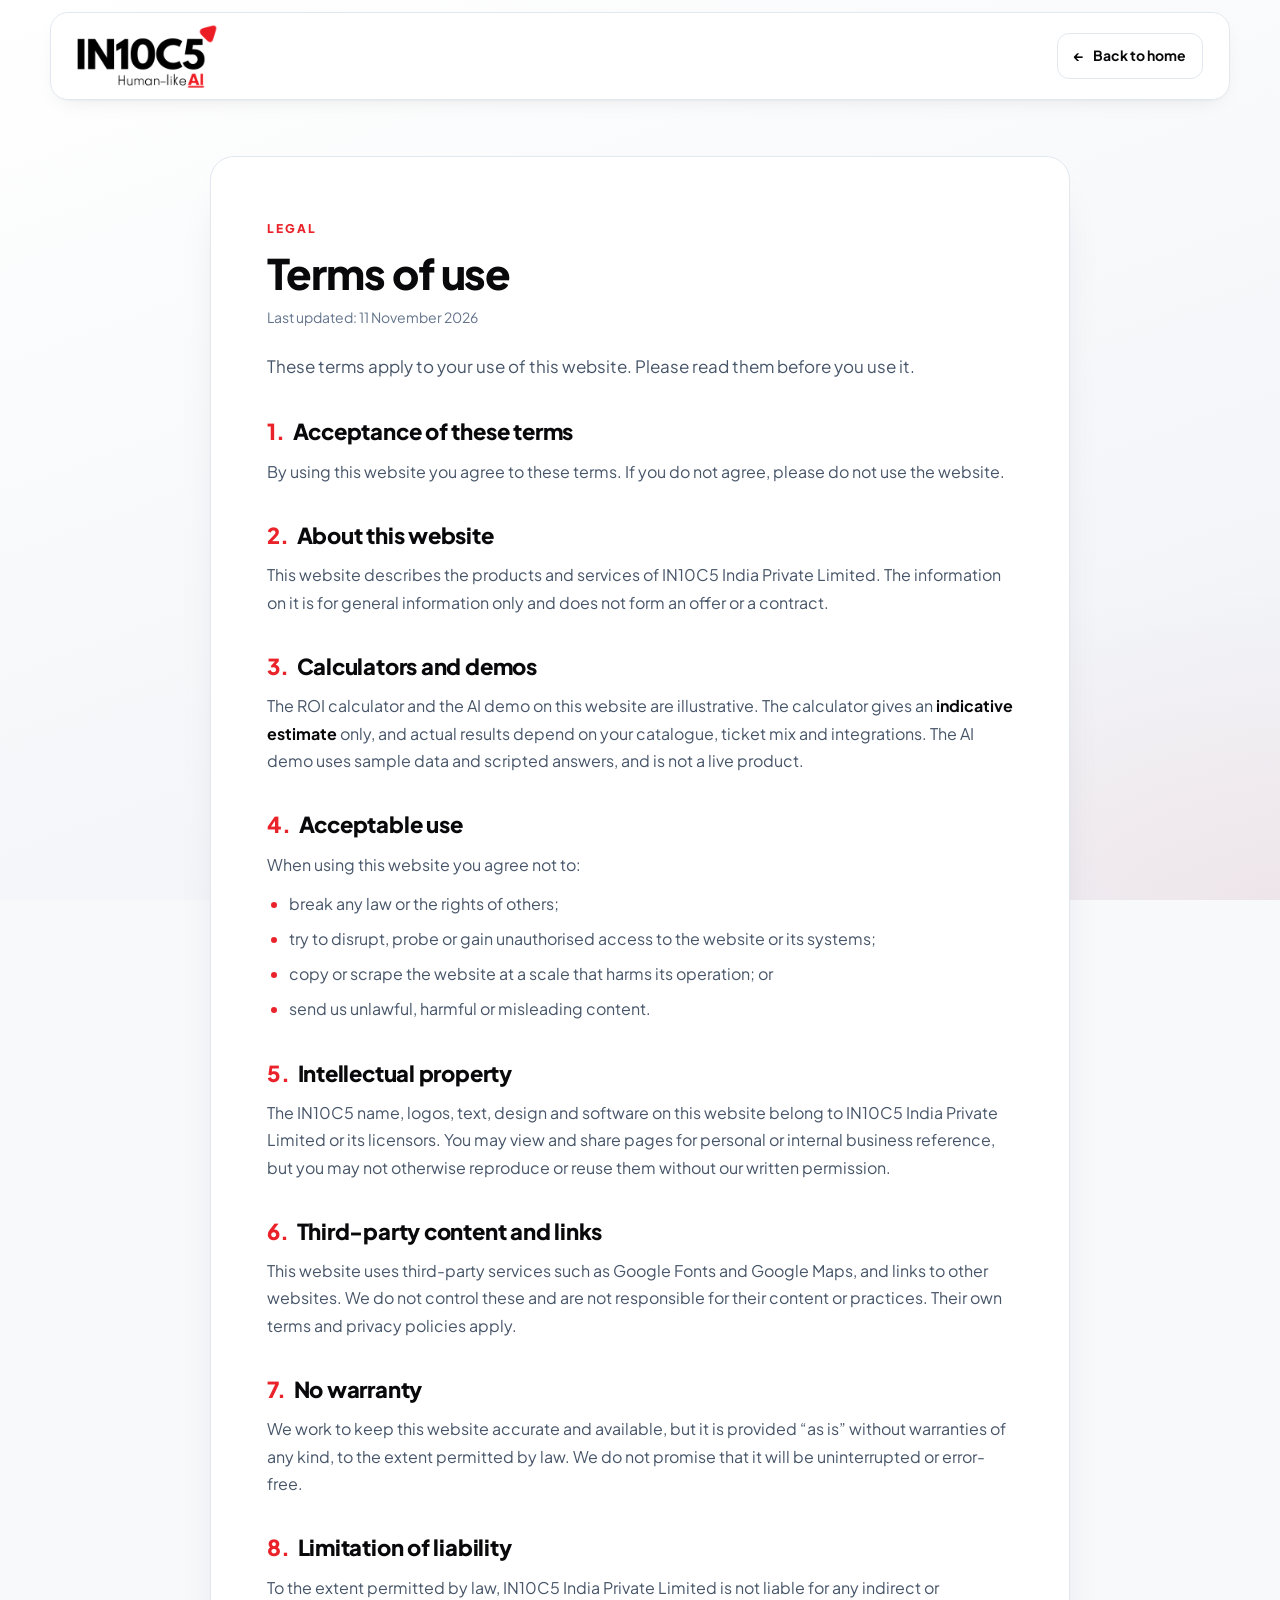
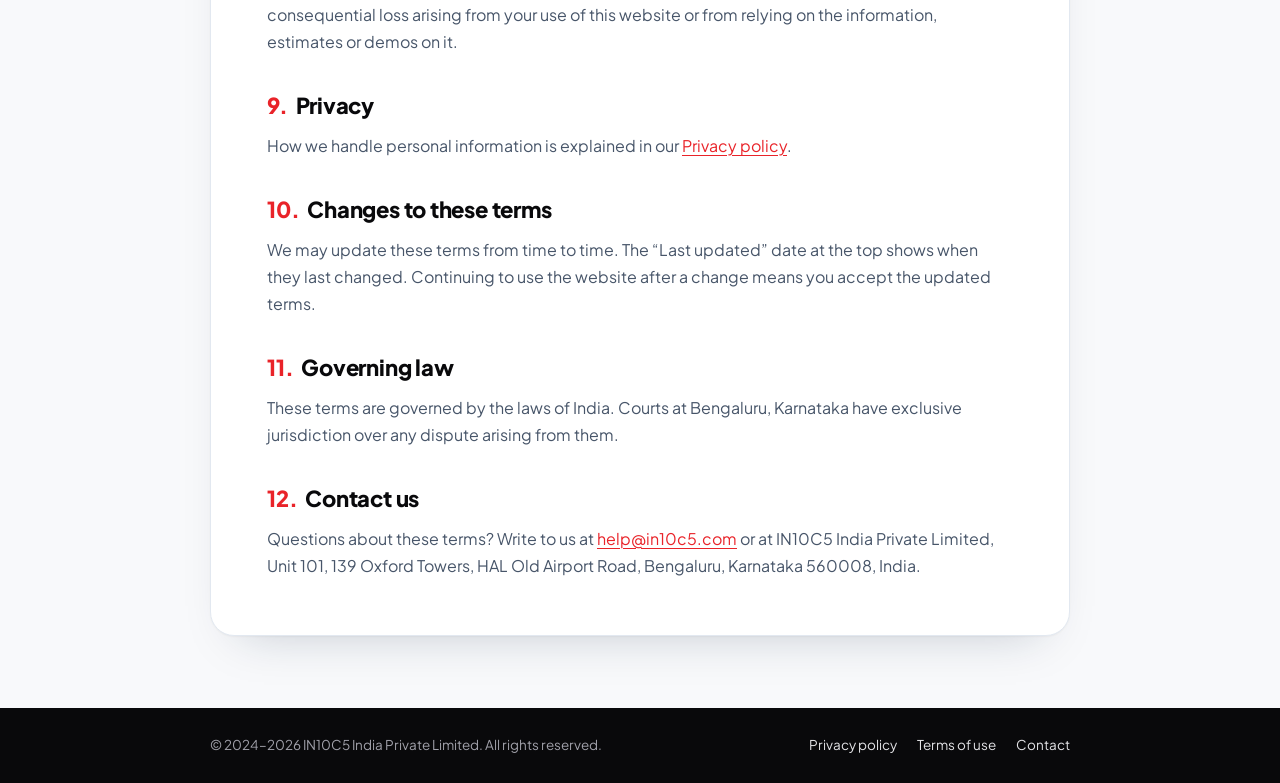
<file: terms.html>
<!doctype html>
<html lang="en">
<head>
<meta charset="utf-8">
<meta name="viewport" content="width=device-width, initial-scale=1">
<title>Terms of use — IN10C5</title>
<meta name="description" content="The terms that apply when you use the IN10C5 India Private Limited website.">
<meta name="theme-color" content="#F8F9FB">
<link rel="icon" type="image/png" href="assets/images/favicon/favicon-96.png">
<link rel="preconnect" href="https://fonts.googleapis.com">
<link rel="preconnect" href="https://fonts.gstatic.com" crossorigin>
<link href="https://fonts.googleapis.com/css2?family=Plus+Jakarta+Sans:wght@400;500;600;700;800&display=swap" rel="stylesheet">
<link rel="stylesheet" href="assets/css/legal.css">
</head>
<body>
<header class="lh">
  <div class="wrap" style="width:min(1180px,100% - 40px)">
    <div class="bar">
      <a class="brand" href="index.html" aria-label="IN10C5 home"><img src="assets/images/logo/logo-nav.png" alt="IN10C5 — Human-like AI" width="352" height="160"></a>
      <a class="back" href="index.html"><span aria-hidden="true">&larr;</span> Back to home</a>
    </div>
  </div>
</header>
<main>
  <div class="wrap">
    <article class="doc">
      <span class="eyebrow">Legal</span>
      <h1>Terms of use</h1>
      <p class="meta">Last updated: 11 November 2026</p>
      <p class="intro">These terms apply to your use of this website. Please read them before you use it.</p>
      <h2><span class="n">1.</span>Acceptance of these terms</h2>
      <p>By using this website you agree to these terms. If you do not agree, please do not use the website.</p>
      <h2><span class="n">2.</span>About this website</h2>
      <p>This website describes the products and services of IN10C5 India Private Limited. The information on it is for general information only and does not form an offer or a contract.</p>
      <h2><span class="n">3.</span>Calculators and demos</h2>
      <p>The ROI calculator and the AI demo on this website are illustrative. The calculator gives an <strong>indicative estimate</strong> only, and actual results depend on your catalogue, ticket mix and integrations. The AI demo uses sample data and scripted answers, and is not a live product.</p>
      <h2><span class="n">4.</span>Acceptable use</h2>
      <p>When using this website you agree not to:</p>
      <ul>
        <li>break any law or the rights of others;</li>
        <li>try to disrupt, probe or gain unauthorised access to the website or its systems;</li>
        <li>copy or scrape the website at a scale that harms its operation; or</li>
        <li>send us unlawful, harmful or misleading content.</li>
      </ul>
      <h2><span class="n">5.</span>Intellectual property</h2>
      <p>The IN10C5 name, logos, text, design and software on this website belong to IN10C5 India Private Limited or its licensors. You may view and share pages for personal or internal business reference, but you may not otherwise reproduce or reuse them without our written permission.</p>
      <h2><span class="n">6.</span>Third-party content and links</h2>
      <p>This website uses third-party services such as Google Fonts and Google Maps, and links to other websites. We do not control these and are not responsible for their content or practices. Their own terms and privacy policies apply.</p>
      <h2><span class="n">7.</span>No warranty</h2>
      <p>We work to keep this website accurate and available, but it is provided &ldquo;as is&rdquo; without warranties of any kind, to the extent permitted by law. We do not promise that it will be uninterrupted or error-free.</p>
      <h2><span class="n">8.</span>Limitation of liability</h2>
      <p>To the extent permitted by law, IN10C5 India Private Limited is not liable for any indirect or consequential loss arising from your use of this website or from relying on the information, estimates or demos on it.</p>
      <h2><span class="n">9.</span>Privacy</h2>
      <p>How we handle personal information is explained in our <a href="privacy-policy.html">Privacy policy</a>.</p>
      <h2><span class="n">10.</span>Changes to these terms</h2>
      <p>We may update these terms from time to time. The &ldquo;Last updated&rdquo; date at the top shows when they last changed. Continuing to use the website after a change means you accept the updated terms.</p>
      <h2><span class="n">11.</span>Governing law</h2>
      <p>These terms are governed by the laws of India. Courts at Bengaluru, Karnataka have exclusive jurisdiction over any dispute arising from them.</p>
      <h2><span class="n">12.</span>Contact us</h2>
      <p>Questions about these terms? Write to us at <a href="mailto:help@in10c5.com">help@in10c5.com</a> or at IN10C5 India Private Limited, Unit 101, 139 Oxford Towers, HAL Old Airport Road, Bengaluru, Karnataka 560008, India.</p>
    </article>
  </div>
</main>
<footer class="lf">
  <div class="wrap">
    <span>&copy; 2024&ndash;2026 IN10C5 India Private Limited. All rights reserved.</span>
    <nav aria-label="Legal"><a href="privacy-policy.html">Privacy policy</a><a href="terms.html">Terms of use</a><a href="index.html#contact">Contact</a></nav>
  </div>
</footer>
</body>
</html>
</file>
<file: assets/css/legal.css>
:root{--red:#E92329;--black:#09090b;--slate:#475569;--slate-500:#64748b;--line:#e2e8f0;--sans:"Plus Jakarta Sans",system-ui,-apple-system,sans-serif}
*{box-sizing:border-box;margin:0;padding:0}
html{-webkit-text-size-adjust:100%;scroll-behavior:smooth}
body{font:400 16px/1.7 var(--sans);color:var(--slate);background:#F8F9FB;-webkit-font-smoothing:antialiased;min-height:100vh;display:flex;flex-direction:column;position:relative;overflow-x:hidden}
body::before{content:"";position:fixed;inset:0;z-index:-1;pointer-events:none;background:radial-gradient(60% 50% at 100% 100%,rgba(233,35,41,.06),transparent 70%),linear-gradient(160deg,#fff 0%,#F8F9FB 45%,#eef1f6 100%)}
a{color:var(--red);text-decoration-thickness:1px;text-underline-offset:3px}
a:hover{color:#b3151b}
.wrap{width:min(860px,100% - 40px);margin-inline:auto}
.lh{position:sticky;top:0;z-index:10;padding-top:12px}
.lh .bar{display:flex;align-items:center;justify-content:space-between;gap:16px;height:88px;padding:0 26px;background:rgba(255,255,255,.9);backdrop-filter:blur(14px);-webkit-backdrop-filter:blur(14px);border:1px solid var(--line);border-radius:18px;box-shadow:0 1px 2px rgba(9,9,11,.04),0 8px 24px -12px rgba(9,9,11,.12)}
.lh .brand{display:flex;align-items:center;height:100%}
.lh .brand img{height:64px;width:auto;display:block}
.lh .back{display:inline-flex;align-items:center;gap:8px;font-weight:700;font-size:14px;color:var(--black);text-decoration:none;padding:10px 16px;border-radius:12px;border:1px solid var(--line);background:#fff;transition:border-color .2s,transform .2s}
.lh .back:hover{border-color:#f1c4c6;color:var(--black);transform:translateY(-1px)}
main{flex:1;padding:clamp(28px,5vw,56px) 0 clamp(40px,6vw,72px)}
.doc{background:#fff;border:1px solid var(--line);border-radius:24px;padding:clamp(24px,5vw,56px);box-shadow:0 1px 2px rgba(9,9,11,.04),0 24px 48px -30px rgba(16,36,63,.25)}
.eyebrow{display:inline-block;font-weight:800;font-size:12px;letter-spacing:.16em;text-transform:uppercase;color:var(--red);margin-bottom:10px}
h1{font-size:clamp(28px,4.4vw,42px);line-height:1.12;font-weight:800;letter-spacing:-.025em;color:var(--black)}
.meta{margin-top:10px;font-size:14px;color:var(--slate-500)}
.intro{margin-top:22px;font-size:17px;color:var(--slate)}
h2{margin-top:36px;font-size:clamp(18px,2.2vw,22px);line-height:1.3;font-weight:800;color:var(--black);letter-spacing:-.01em}
h2 .n{color:var(--red);margin-right:8px}
p{margin-top:12px}
ul{margin:12px 0 0;padding-left:22px;display:grid;gap:8px}
li::marker{color:var(--red)}
strong{color:var(--black)}
.note{margin-top:28px;padding:16px 18px;border-radius:14px;background:#fdf1f1;border:1px solid #f6d3d5;font-size:14.5px}
.lf{background:var(--black);color:#a1a1aa;padding:26px 0 calc(26px + env(safe-area-inset-bottom,0px));font-size:13.5px}
.lf .wrap{display:flex;justify-content:space-between;align-items:center;gap:12px 24px;flex-wrap:wrap}
.lf a{color:#e4e4e7;text-decoration:none}
.lf a:hover{color:#fff;text-decoration:underline}
.lf nav{display:flex;gap:20px;flex-wrap:wrap}
@media (max-width:640px){.lh .bar{height:72px;padding:0 12px 0 14px;border-radius:16px}.lh .brand img{height:52px}.lh .back{padding:9px 12px;font-size:13px}.lf .wrap{flex-direction:column;align-items:flex-start}}
@media (prefers-reduced-motion:reduce){html{scroll-behavior:auto}*{transition:none!important}}
</file>
